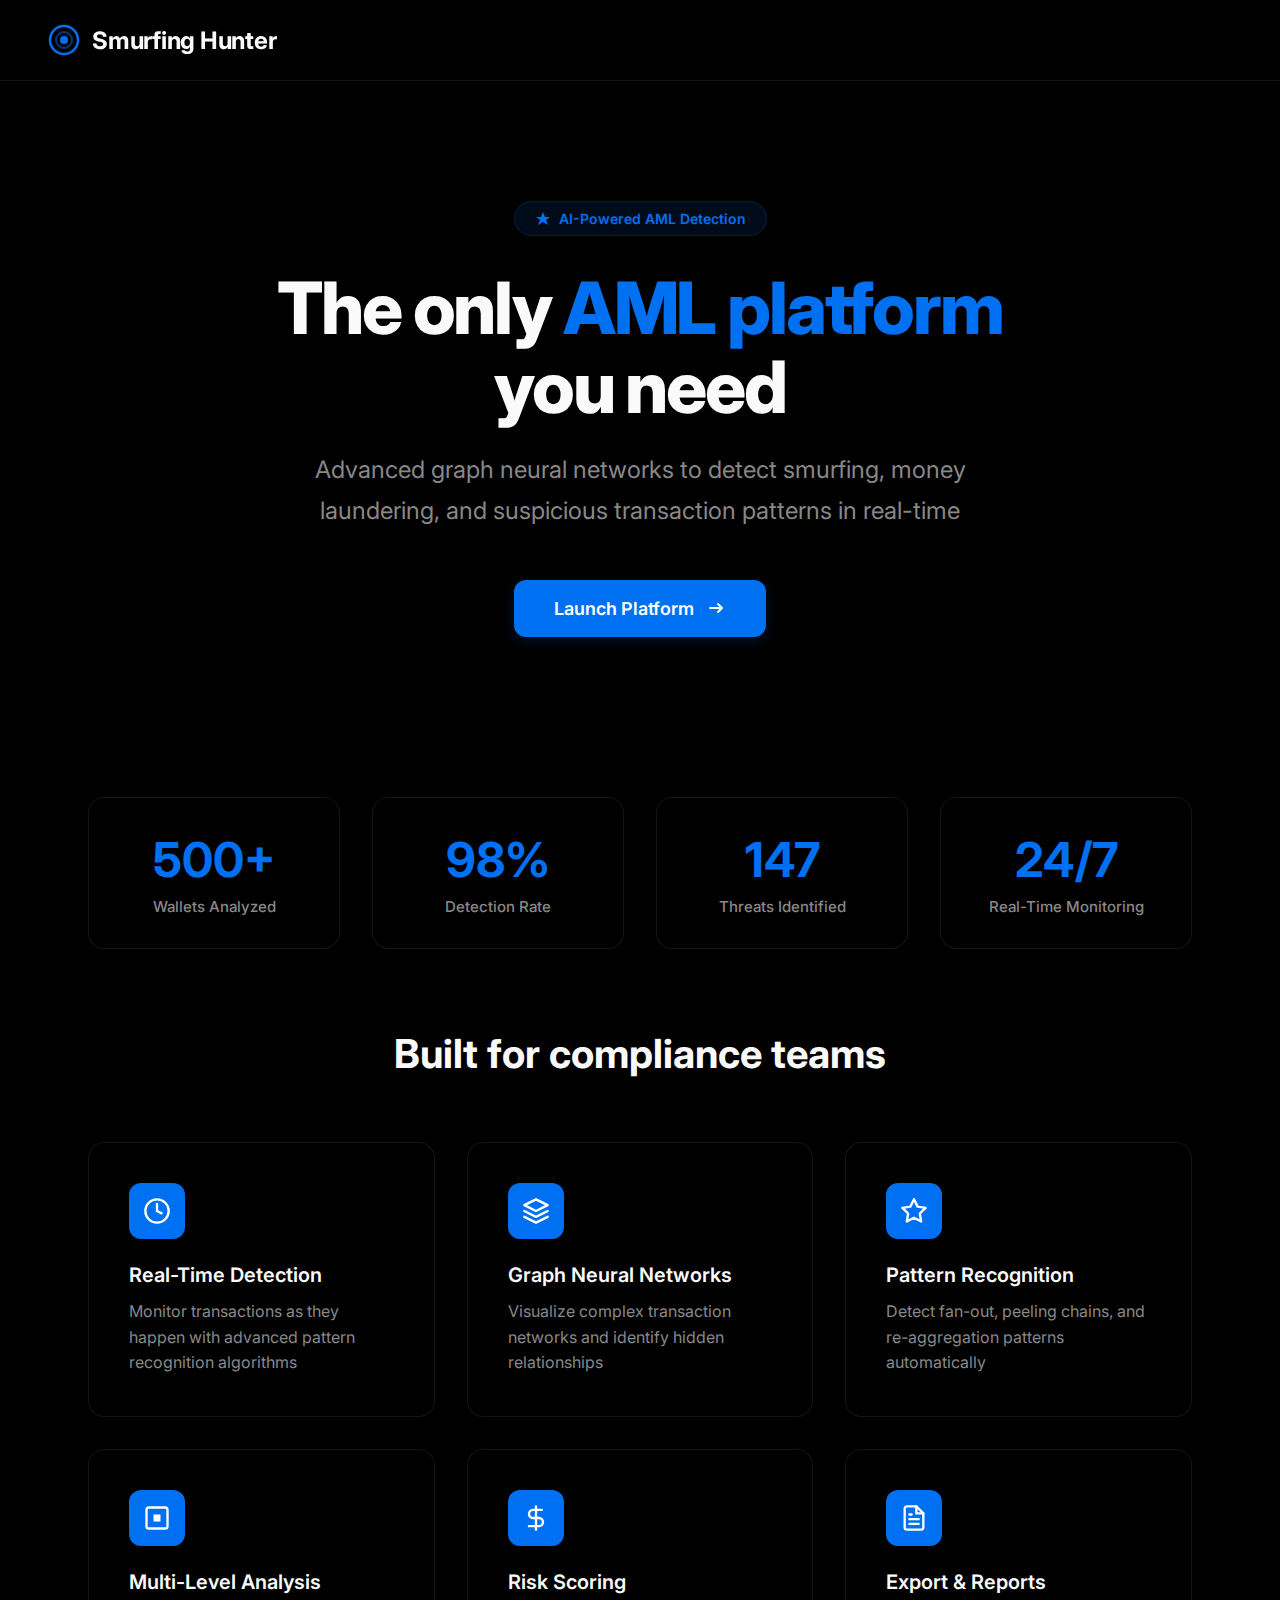
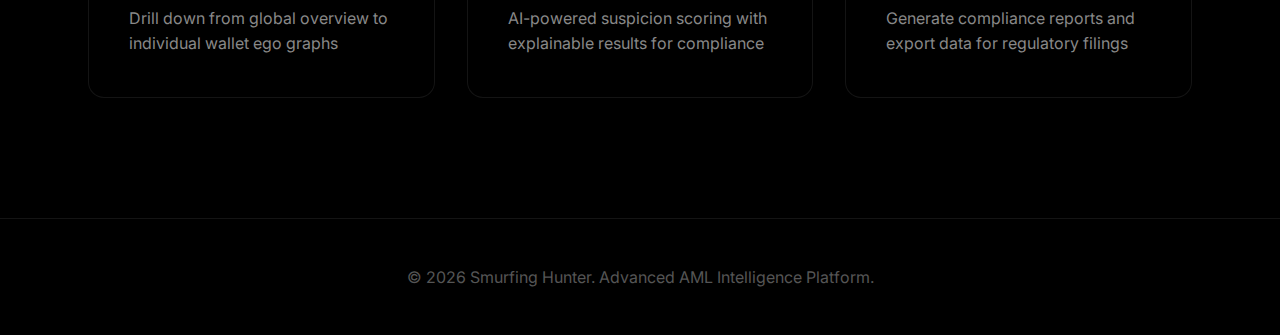
<file: frontend1/index.html>
<!DOCTYPE html>
<html lang="en">

<head>
    <meta charset="UTF-8">
    <meta name="viewport" content="width=device-width, initial-scale=1.0">
    <title>The Smurfing Hunter - AML Intelligence Platform</title>

    <!-- Google Fonts -->
    <link rel="preconnect" href="https://fonts.googleapis.com">
    <link rel="preconnect" href="https://fonts.gstatic.com" crossorigin>
    <link href="https://fonts.googleapis.com/css2?family=Inter:wght@400;500;600;700;800&display=swap" rel="stylesheet">

    <style>
        * {
            margin: 0;
            padding: 0;
            box-sizing: border-box;
        }

        :root {
            --bg-primary: #000000;
            --bg-secondary: #000000;
            --bg-card: #0A0A0A;
            --text-primary: #FAFAFA;
            --text-secondary: #888888;
            --text-muted: #555555;
            --accent-primary: #0070F3;
            --accent-secondary: #7928CA;
            --status-success: #0070F3;
            --border-color: rgba(255, 255, 255, 0.08);
        }

        body {
            font-family: 'Inter', -apple-system, BlinkMacSystemFont, sans-serif;
            background: var(--bg-primary);
            color: var(--text-primary);
            overflow-x: hidden;
        }

        /* Header */
        .header {
            padding: 24px 48px;
            display: flex;
            align-items: center;
            justify-content: space-between;
            border-bottom: 1px solid var(--border-color);
            background: rgba(0, 0, 0, 0.8);
            backdrop-filter: blur(12px);
            position: sticky;
            top: 0;
            z-index: 100;
        }

        .logo {
            display: flex;
            align-items: center;
            gap: 12px;
            font-size: 1.5rem;
            font-weight: 700;
            letter-spacing: -0.01em;
        }

        .logo-icon {
            color: var(--accent-primary);
        }

        /* Hero Section */
        .hero {
            max-width: 1200px;
            margin: 0 auto;
            padding: 120px 48px 80px;
            text-align: center;
        }

        .hero-badge {
            display: inline-flex;
            align-items: center;
            gap: 8px;
            padding: 8px 20px;
            background: rgba(0, 112, 243, 0.1);
            border: 1px solid rgba(0, 112, 243, 0.2);
            border-radius: 100px;
            color: var(--accent-primary);
            font-size: 0.875rem;
            font-weight: 600;
            margin-bottom: 32px;
            animation: fadeInUp 0.6s ease;
        }

        .hero-title {
            font-size: 4.5rem;
            font-weight: 800;
            line-height: 1.1;
            letter-spacing: -0.03em;
            margin-bottom: 24px;
            animation: fadeInUp 0.8s ease;
        }

        .gradient-text {
            color: #0070F3;
        }

        .hero-subtitle {
            font-size: 1.5rem;
            color: #888888;
            max-width: 700px;
            margin: 0 auto 48px;
            line-height: 1.7;
            animation: fadeInUp 1s ease;
        }

        .cta-button {
            display: inline-flex;
            align-items: center;
            gap: 12px;
            padding: 18px 40px;
            background: var(--accent-primary);
            color: white;
            font-size: 1.125rem;
            font-weight: 600;
            border: none;
            border-radius: 12px;
            cursor: pointer;
            transition: all 0.3s ease;
            text-decoration: none;
            animation: fadeInUp 1.2s ease;
            box-shadow: 0 4px 12px rgba(0, 112, 243, 0.2);
        }

        .cta-button:hover {
            background: #0061D5;
            transform: translateY(-4px);
            box-shadow: 0 8px 24px rgba(0, 112, 243, 0.3);
        }

        /* Stats Section */
        .stats {
            max-width: 1200px;
            margin: 80px auto;
            padding: 0 48px;
            display: grid;
            grid-template-columns: repeat(4, 1fr);
            gap: 32px;
        }

        .stat-card {
            background: var(--bg-secondary);
            border: 1px solid var(--border-color);
            border-radius: 16px;
            padding: 32px;
            text-align: center;
            transition: all 0.3s ease;
            animation: fadeInUp 1.4s ease;
        }

        .stat-card:hover {
            border-color: rgba(255, 255, 255, 0.15);
            transform: translateY(-4px);
            box-shadow: 0 8px 24px rgba(0, 0, 0, 0.6);
        }

        .stat-value {
            font-size: 3rem;
            font-weight: 700;
            color: var(--accent-primary);
            margin-bottom: 8px;
        }

        .stat-label {
            font-size: 0.9375rem;
            color: var(--text-secondary);
            font-weight: 500;
        }

        /* Features Section */
        .features {
            max-width: 1200px;
            margin: 80px auto;
            padding: 0 48px;
        }

        .features-title {
            font-size: 2.5rem;
            font-weight: 700;
            text-align: center;
            margin-bottom: 64px;
            animation: fadeInUp 1.6s ease;
        }

        .features-grid {
            display: grid;
            grid-template-columns: repeat(3, 1fr);
            gap: 32px;
        }

        .feature-card {
            background: var(--bg-secondary);
            border: 1px solid var(--border-color);
            border-radius: 16px;
            padding: 40px;
            transition: all 0.3s ease;
            animation: fadeInUp 1.8s ease;
        }

        .feature-card:hover {
            border-color: rgba(255, 255, 255, 0.15);
            transform: translateY(-4px);
            box-shadow: 0 8px 24px rgba(0, 0, 0, 0.6);
        }

        .feature-icon {
            width: 56px;
            height: 56px;
            background: var(--accent-primary);
            border-radius: 12px;
            display: flex;
            align-items: center;
            justify-content: center;
            margin-bottom: 24px;
            color: white;
            font-size: 24px;
        }

        .feature-title {
            font-size: 1.25rem;
            font-weight: 600;
            margin-bottom: 12px;
        }

        .feature-description {
            color: var(--text-secondary);
            line-height: 1.6;
        }

        /* Footer */
        .footer {
            text-align: center;
            padding: 48px;
            margin-top: 120px;
            border-top: 1px solid rgba(255, 255, 255, 0.08);
            color: #555555;
        }

        /* Animations */
        @keyframes fadeInUp {
            from {
                opacity: 0;
                transform: translateY(30px);
            }

            to {
                opacity: 1;
                transform: translateY(0);
            }
        }

        /* Responsive */
        @media (max-width: 1024px) {
            .hero-title {
                font-size: 3rem;
            }

            .stats {
                grid-template-columns: repeat(2, 1fr);
            }

            .features-grid {
                grid-template-columns: 1fr;
            }
        }

        @media (max-width: 640px) {
            .hero {
                padding: 80px 24px 60px;
            }

            .hero-title {
                font-size: 2.25rem;
            }

            .hero-subtitle {
                font-size: 1.125rem;
            }

            .stats {
                grid-template-columns: 1fr;
                padding: 0 24px;
            }

            .features {
                padding: 0 24px;
            }
        }
    </style>
</head>

<body>
    <!-- Header -->
    <header class="header">
        <div class="logo">
            <svg class="logo-icon" width="32" height="32" viewBox="0 0 32 32" fill="none">
                <circle cx="16" cy="16" r="14" stroke="currentColor" stroke-width="2.5" />
                <circle cx="16" cy="16" r="8" stroke="currentColor" stroke-width="2" opacity="0.5" />
                <circle cx="16" cy="16" r="4" fill="currentColor" />
            </svg>
            Smurfing Hunter
        </div>
    </header>

    <!-- Hero Section -->
    <section class="hero">
        <div class="hero-badge">
            <svg width="16" height="16" viewBox="0 0 16 16" fill="none">
                <path d="M8 1L10 6L15 6L11 9L13 14L8 11L3 14L5 9L1 6L6 6L8 1Z" fill="currentColor" />
            </svg>
            AI-Powered AML Detection
        </div>

        <h1 class="hero-title">
            The only <span class="gradient-text">AML platform</span><br>you need
        </h1>

        <p class="hero-subtitle">
            Advanced graph neural networks to detect smurfing, money laundering, and suspicious transaction patterns in
            real-time
        </p>

        <a href="index-platform.html" id="launch-btn" class="cta-button">
            Launch Platform
            <svg width="20" height="20" viewBox="0 0 20 20" fill="none">
                <path d="M4 10h12m0 0l-4-4m4 4l-4 4" stroke="currentColor" stroke-width="2" stroke-linecap="round" />
            </svg>
        </a>
    </section>

    <!-- Stats Section -->
    <section class="stats">
        <div class="stat-card" style="animation-delay: 0.1s;">
            <div class="stat-value">500+</div>
            <div class="stat-label">Wallets Analyzed</div>
        </div>

        <div class="stat-card" style="animation-delay: 0.2s;">
            <div class="stat-value">98%</div>
            <div class="stat-label">Detection Rate</div>
        </div>

        <div class="stat-card" style="animation-delay: 0.3s;">
            <div class="stat-value">147</div>
            <div class="stat-label">Threats Identified</div>
        </div>

        <div class="stat-card" style="animation-delay: 0.4s;">
            <div class="stat-value">24/7</div>
            <div class="stat-label">Real-Time Monitoring</div>
        </div>
    </section>

    <!-- Features Section -->
    <section class="features">
        <h2 class="features-title">Built for compliance teams</h2>

        <div class="features-grid">
            <div class="feature-card" style="animation-delay: 0.5s;">
                <div class="feature-icon">
                    <svg width="28" height="28" viewBox="0 0 24 24" fill="none">
                        <circle cx="12" cy="12" r="10" stroke="currentColor" stroke-width="2" />
                        <path d="M12 6v6l4 2" stroke="currentColor" stroke-width="2" stroke-linecap="round" />
                    </svg>
                </div>
                <h3 class="feature-title">Real-Time Detection</h3>
                <p class="feature-description">
                    Monitor transactions as they happen with advanced pattern recognition algorithms
                </p>
            </div>

            <div class="feature-card" style="animation-delay: 0.6s;">
                <div class="feature-icon">
                    <svg width="28" height="28" viewBox="0 0 24 24" fill="none">
                        <path d="M12 2L2 7l10 5 10-5-10-5z" stroke="currentColor" stroke-width="2"
                            stroke-linejoin="round" />
                        <path d="M2 17l10 5 10-5M2 12l10 5 10-5" stroke="currentColor" stroke-width="2"
                            stroke-linecap="round" stroke-linejoin="round" />
                    </svg>
                </div>
                <h3 class="feature-title">Graph Neural Networks</h3>
                <p class="feature-description">
                    Visualize complex transaction networks and identify hidden relationships
                </p>
            </div>

            <div class="feature-card" style="animation-delay: 0.7s;">
                <div class="feature-icon">
                    <svg width="28" height="28" viewBox="0 0 24 24" fill="none">
                        <path
                            d="M12 2L15.09 8.26L22 9.27L17 14.14L18.18 21.02L12 17.77L5.82 21.02L7 14.14L2 9.27L8.91 8.26L12 2Z"
                            stroke="currentColor" stroke-width="2" stroke-linejoin="round" />
                    </svg>
                </div>
                <h3 class="feature-title">Pattern Recognition</h3>
                <p class="feature-description">
                    Detect fan-out, peeling chains, and re-aggregation patterns automatically
                </p>
            </div>

            <div class="feature-card" style="animation-delay: 0.8s;">
                <div class="feature-icon">
                    <svg width="28" height="28" viewBox="0 0 24 24" fill="none">
                        <rect x="3" y="3" width="18" height="18" rx="2" stroke="currentColor" stroke-width="2" />
                        <path d="M9 9h6v6H9z" fill="currentColor" />
                    </svg>
                </div>
                <h3 class="feature-title">Multi-Level Analysis</h3>
                <p class="feature-description">
                    Drill down from global overview to individual wallet ego graphs
                </p>
            </div>

            <div class="feature-card" style="animation-delay: 0.9s;">
                <div class="feature-icon">
                    <svg width="28" height="28" viewBox="0 0 24 24" fill="none">
                        <path d="M12 2v20M17 5H9.5a3.5 3.5 0 000 7h5a3.5 3.5 0 010 7H6" stroke="currentColor"
                            stroke-width="2" stroke-linecap="round" />
                    </svg>
                </div>
                <h3 class="feature-title">Risk Scoring</h3>
                <p class="feature-description">
                    AI-powered suspicion scoring with explainable results for compliance
                </p>
            </div>

            <div class="feature-card" style="animation-delay: 1s;">
                <div class="feature-icon">
                    <svg width="28" height="28" viewBox="0 0 24 24" fill="none">
                        <path d="M14 2H6a2 2 0 00-2 2v16a2 2 0 002 2h12a2 2 0 002-2V8z" stroke="currentColor"
                            stroke-width="2" />
                        <path d="M14 2v6h6M16 13H8M16 17H8M10 9H8" stroke="currentColor" stroke-width="2"
                            stroke-linecap="round" />
                    </svg>
                </div>
                <h3 class="feature-title">Export & Reports</h3>
                <p class="feature-description">
                    Generate compliance reports and export data for regulatory filings
                </p>
            </div>
        </div>
    </section>

    <!-- Navigation Overlay -->
    <div id="launch-overlay" class="overlay">
        <div class="overlay-content">
            <!-- Visual Container -->
            <div class="visual-container">
                <!-- Phase 1: Progress Line -->
                <div id="visual-p1" class="visual-element">
                    <div class="loading-bar">
                        <div class="loading-progress"></div>
                    </div>
                </div>

                <!-- Phase 2: Network Pulse -->
                <div id="visual-p2" class="visual-element" style="display: none;">
                    <div class="network-loader">
                        <div class="node n1"></div>
                        <div class="node n2"></div>
                        <div class="node n3"></div>
                        <div class="link l1"></div>
                        <div class="link l2"></div>
                        <div class="link l3"></div>
                    </div>
                </div>

                <!-- Phase 3/4: Circular Progress -->
                <div id="visual-p3" class="visual-element" style="display: none;">
                    <svg class="circular-loader" viewBox="0 0 100 100">
                        <circle class="circle-bg" cx="50" cy="50" r="45"></circle>
                        <circle id="circle-progress" class="circle-progress" cx="50" cy="50" r="45"></circle>
                    </svg>
                </div>
            </div>

            <h2 id="overlay-text" class="overlay-text">Initializing...</h2>
            <p id="overlay-subtext" class="overlay-subtext">Preparing environment</p>
        </div>

        <!-- Background Ambient Effect -->
        <div class="ambient-glow"></div>
    </div>

    <style>
        /* Overlay Styles */
        .overlay {
            position: fixed;
            top: 0;
            left: 0;
            width: 100%;
            height: 100%;
            background: #000000;
            z-index: 1000;
            display: flex;
            align-items: center;
            justify-content: center;
            opacity: 0;
            pointer-events: none;
            transition: opacity 0.5s ease;
        }

        .overlay.active {
            opacity: 1;
            pointer-events: all;
            cursor: wait;
        }

        .overlay-content {
            text-align: center;
            z-index: 10;
            max-width: 400px;
        }

        .visual-container {
            height: 120px;
            display: flex;
            align-items: center;
            justify-content: center;
            margin-bottom: 24px;
        }

        .overlay-text {
            font-size: 1.5rem;
            font-weight: 700;
            color: #FAFAFA;
            margin-bottom: 8px;
            transition: opacity 0.4s ease;
        }

        .overlay-subtext {
            font-size: 0.875rem;
            color: #555555;
            font-family: 'SF Mono', monospace;
            transition: opacity 0.4s ease;
        }

        /* Ambient Background */
        .ambient-glow {
            position: absolute;
            width: 600px;
            height: 600px;
            background: radial-gradient(circle, rgba(0, 112, 243, 0.08) 0%, rgba(0, 0, 0, 0) 70%);
            top: 50%;
            left: 50%;
            transform: translate(-50%, -50%);
            animation: pulseGlow 4s infinite ease-in-out;
        }

        @keyframes pulseGlow {

            0%,
            100% {
                opacity: 0.5;
                transform: translate(-50%, -50%) scale(1);
            }

            50% {
                opacity: 0.8;
                transform: translate(-50%, -50%) scale(1.1);
            }
        }

        /* Phase 1: Loading Bar */
        .loading-bar {
            width: 200px;
            height: 2px;
            background: rgba(255, 255, 255, 0.1);
            border-radius: 2px;
            overflow: hidden;
            position: relative;
        }

        .loading-progress {
            position: absolute;
            left: 0;
            top: 0;
            height: 100%;
            width: 30%;
            background: #0070F3;
            box-shadow: 0 0 10px rgba(0, 112, 243, 0.5);
            animation: indeterminate 1.5s infinite ease-in-out;
            border-radius: 2px;
        }

        @keyframes indeterminate {
            0% {
                left: -30%;
            }

            100% {
                left: 100%;
            }
        }

        /* Phase 2: Network Loader */
        .network-loader {
            position: relative;
            width: 80px;
            height: 80px;
        }

        .node {
            position: absolute;
            width: 8px;
            height: 8px;
            background: #0070F3;
            border-radius: 50%;
            box-shadow: 0 0 8px rgba(0, 112, 243, 0.6);
        }

        .n1 {
            top: 10px;
            left: 36px;
            animation: pulseNode 2s infinite;
        }

        .n2 {
            bottom: 10px;
            left: 10px;
            animation: pulseNode 2s infinite 0.3s;
        }

        .n3 {
            bottom: 10px;
            right: 10px;
            animation: pulseNode 2s infinite 0.6s;
        }

        .link {
            position: absolute;
            background: rgba(0, 112, 243, 0.3);
            transform-origin: 0 50%;
        }

        .l1 {
            width: 44px;
            height: 1px;
            top: 14px;
            left: 38px;
            transform: rotate(115deg);
            animation: flashLink 2s infinite;
        }

        .l2 {
            width: 52px;
            height: 1px;
            bottom: 14px;
            left: 14px;
            animation: flashLink 2s infinite 0.3s;
        }

        .l3 {
            width: 44px;
            height: 1px;
            top: 14px;
            left: 40px;
            transform: rotate(65deg);
            animation: flashLink 2s infinite 0.6s;
        }

        @keyframes pulseNode {

            0%,
            100% {
                transform: scale(1);
                opacity: 0.5;
            }

            50% {
                transform: scale(1.5);
                opacity: 1;
            }
        }

        @keyframes flashLink {

            0%,
            100% {
                opacity: 0.1;
            }

            50% {
                opacity: 0.6;
            }
        }

        /* Phase 3/4: Circular Loader */
        .circular-loader {
            width: 64px;
            height: 64px;
            transform: rotate(-90deg);
        }

        .circle-bg {
            fill: none;
            stroke: rgba(255, 255, 255, 0.1);
            stroke-width: 4;
        }

        .circle-progress {
            fill: none;
            stroke: #0070F3;
            stroke-width: 4;
            stroke-dasharray: 283;
            /* 2 * PI * 45 */
            stroke-dashoffset: 283;
            stroke-linecap: round;
            filter: drop-shadow(0 0 4px rgba(0, 112, 243, 0.5));
            transition: stroke-dashoffset 0.5s ease;
        }

        .visual-element {
            animation: fadeIn 0.5s ease;
        }

        @keyframes fadeIn {
            from {
                opacity: 0;
                transform: scale(0.95);
            }

            to {
                opacity: 1;
                transform: scale(1);
            }
        }
    </style>

    <!-- Footer -->
    <footer class="footer">
        <p>&copy; 2026 Smurfing Hunter. Advanced AML Intelligence Platform.</p>
    </footer>

    <script>
        document.addEventListener('DOMContentLoaded', () => {
            const launchBtn = document.getElementById('launch-btn');
            const overlay = document.getElementById('launch-overlay');
            const mainText = document.getElementById('overlay-text');
            const subText = document.getElementById('overlay-subtext');

            const visualP1 = document.getElementById('visual-p1');
            const visualP2 = document.getElementById('visual-p2');
            const visualP3 = document.getElementById('visual-p3');
            const circleProgress = document.getElementById('circle-progress');

            // Sequence Data
            const phases = [
                {
                    text: 'Reading transaction CSV',
                    sub: 'Parsing wallet and transaction data',
                    duration: 1500,
                    visual: 1
                },
                {
                    text: 'Passing through Graph Neural Network',
                    sub: 'Analyzing transaction topology and flow patterns',
                    duration: 2000,
                    visual: 2
                },
                {
                    text: 'Generating risk predictions',
                    sub: 'Detecting smurfing, layering, and peeling patterns',
                    duration: 1800,
                    visual: 3,
                    progress: 70
                },
                {
                    text: 'Launching Smurfing Hunter Platform',
                    sub: 'Preparing interactive intelligence dashboard',
                    duration: 1200,
                    visual: 3, // Still circular
                    progress: 100
                }
            ];

            // Click Handler
            if (launchBtn) {
                launchBtn.addEventListener('click', async (e) => {
                    e.preventDefault();

                    // Button Micro-interaction
                    launchBtn.style.transform = 'scale(0.95)';
                    setTimeout(() => {
                        launchBtn.style.transform = 'scale(1)';
                    }, 150);

                    // Show Overlay
                    overlay.classList.add('active');

                    // Run Sequence
                    for (let i = 0; i < phases.length; i++) {
                        await runPhase(phases[i]);
                    }

                    // Navigate
                    setTimeout(() => {
                        overlay.style.opacity = '0';
                        setTimeout(() => {
                            window.location.href = 'index-platform.html';
                        }, 500);
                    }, 500);
                });
            }

            async function runPhase(phase) {
                // Update Text
                mainText.style.opacity = 0;
                subText.style.opacity = 0;

                await wait(200);

                mainText.textContent = phase.text;
                subText.textContent = phase.sub;

                mainText.style.opacity = 1;
                subText.style.opacity = 1;

                // Update Visuals
                updateVisual(phase);

                await wait(phase.duration);
            }

            function updateVisual(phase) {
                // Hide all first
                if (phase.visual === 1) {
                    visualP1.style.display = 'block';
                    visualP2.style.display = 'none';
                    visualP3.style.display = 'none';
                } else if (phase.visual === 2) {
                    visualP1.style.display = 'none';
                    visualP2.style.display = 'block';
                    visualP3.style.display = 'none';
                } else if (phase.visual === 3) {
                    visualP1.style.display = 'none';
                    visualP2.style.display = 'none';
                    visualP3.style.display = 'block';

                    // Animate SVG stroke
                    // Circumference is 283
                    const offset = 283 - (283 * phase.progress / 100);
                    setTimeout(() => {
                        circleProgress.style.strokeDashoffset = offset;
                    }, 100);
                }
            }

            function wait(ms) {
                return new Promise(resolve => setTimeout(resolve, ms));
            }
        });
    </script>
</body>

</html>
</file>
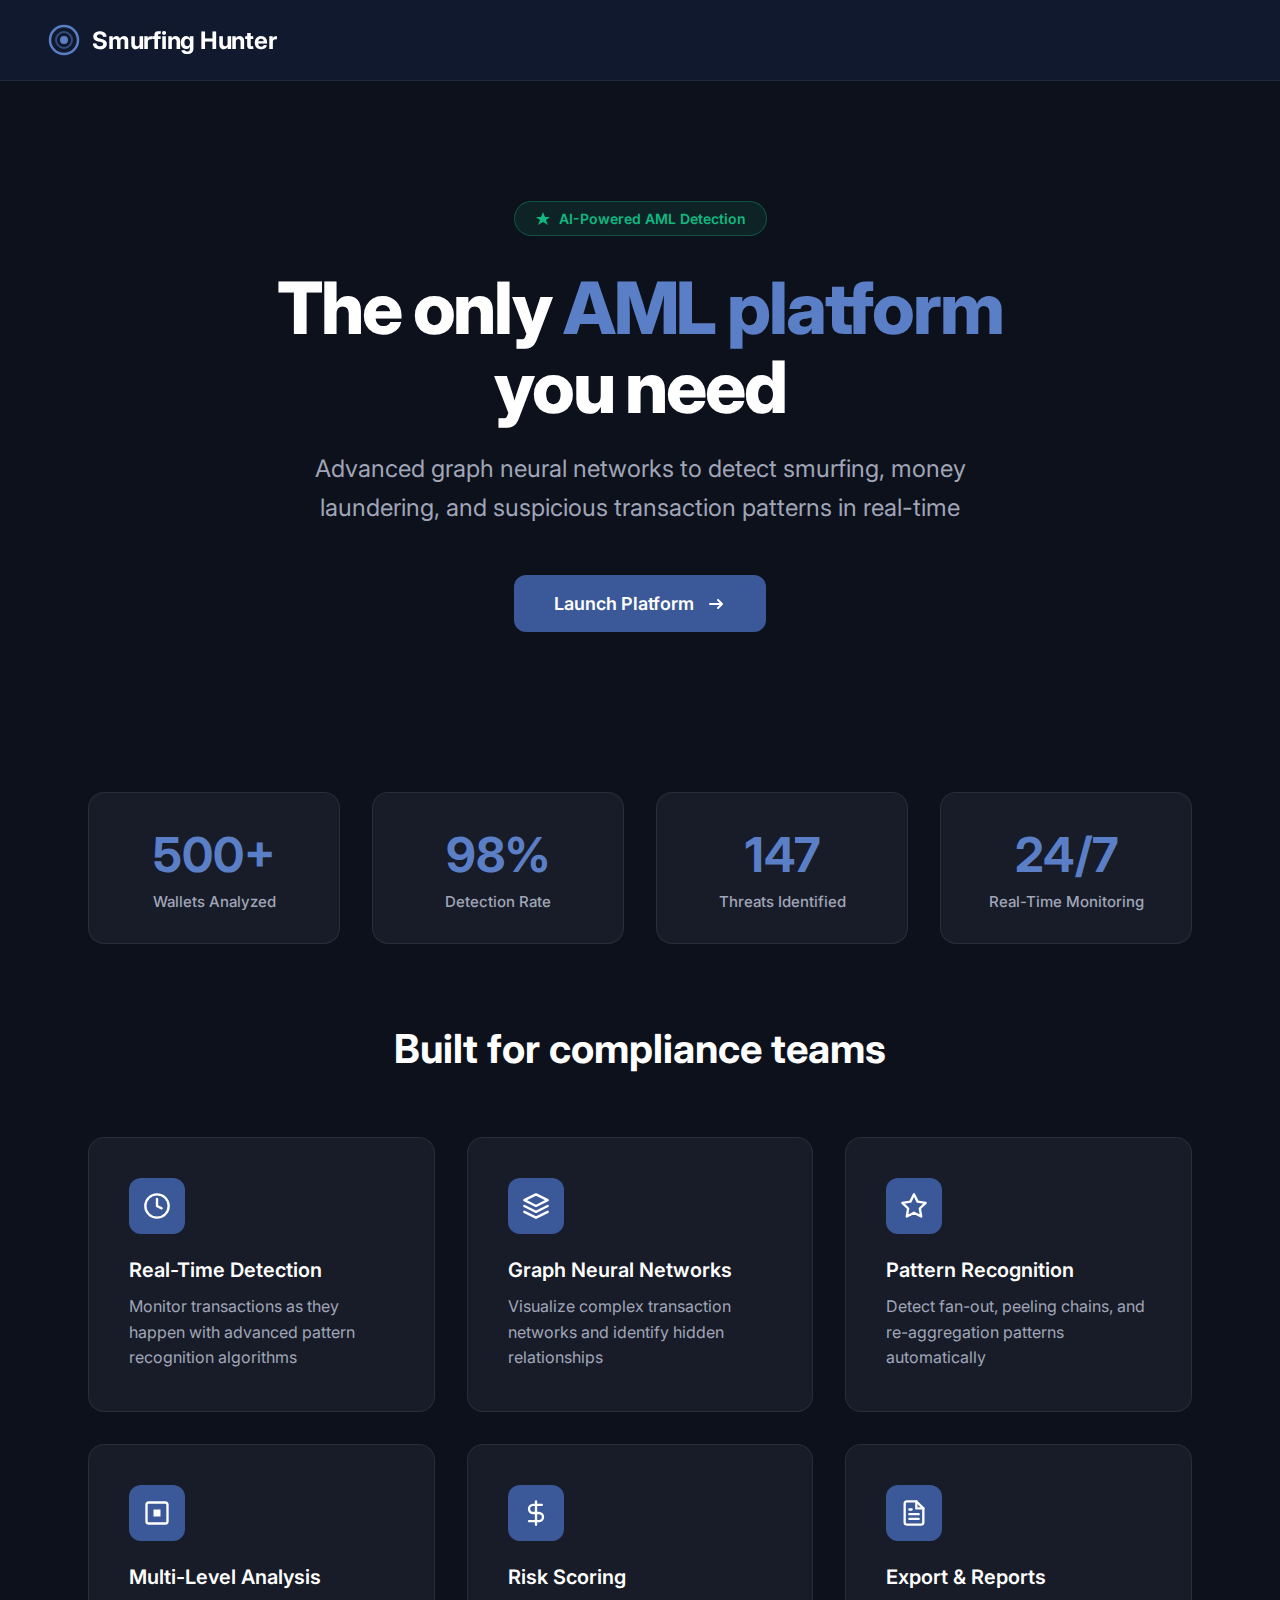
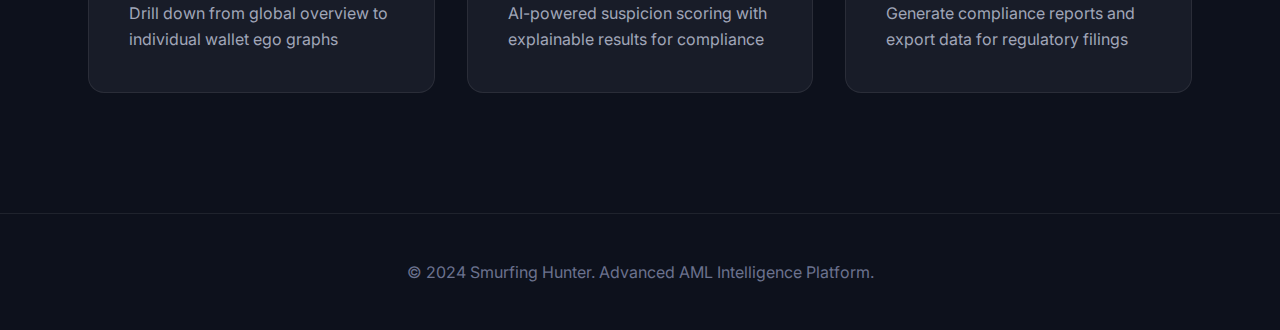
<file: frontend1/index-landing-crypto.html>
<!DOCTYPE html>
<html lang="en">

<head>
    <meta charset="UTF-8">
    <meta name="viewport" content="width=device-width, initial-scale=1.0">
    <title>The Smurfing Hunter - AML Intelligence Platform</title>

    <!-- Google Fonts -->
    <link rel="preconnect" href="https://fonts.googleapis.com">
    <link rel="preconnect" href="https://fonts.gstatic.com" crossorigin>
    <link href="https://fonts.googleapis.com/css2?family=Inter:wght@400;500;600;700;800&display=swap" rel="stylesheet">

    <style>
        * {
            margin: 0;
            padding: 0;
            box-sizing: border-box;
        }

        :root {
            --bg-primary: #0D111C;
            --bg-secondary: #181C28;
            --bg-card: #1E2230;
            --text-primary: #FFFFFF;
            --text-secondary: #A0A6B8;
            --text-muted: #6B728E;
            --accent-primary: #3B5998;
            --accent-secondary: #5B7FC7;
            --status-success: #10B981;
            --status-warning: #F59E0B;
            --status-danger: #EF4444;
        }

        body {
            font-family: 'Inter', -apple-system, BlinkMacSystemFont, sans-serif;
            background: var(--bg-primary);
            color: var(--text-primary);
            overflow-x: hidden;
        }

        /* Header */
        .header {
            padding: 24px 48px;
            display: flex;
            align-items: center;
            justify-content: space-between;
            border-bottom: 1px solid rgba(255, 255, 255, 0.08);
            background: rgba(17, 28, 51, 0.8);
            backdrop-filter: blur(12px);
            position: sticky;
            top: 0;
            z-index: 100;
        }

        .logo {
            display: flex;
            align-items: center;
            gap: 12px;
            font-size: 1.5rem;
            font-weight: 700;
            letter-spacing: -0.01em;
        }

        .logo-icon {
            color: var(--accent-secondary);
        }

        /* Hero Section */
        .hero {
            max-width: 1200px;
            margin: 0 auto;
            padding: 120px 48px 80px;
            text-align: center;
        }

        .hero-badge {
            display: inline-flex;
            align-items: center;
            gap: 8px;
            padding: 8px 20px;
            background: rgba(22, 199, 132, 0.1);
            border: 1px solid rgba(22, 199, 132, 0.3);
            border-radius: 100px;
            color: var(--status-success);
            font-size: 0.875rem;
            font-weight: 600;
            margin-bottom: 32px;
            animation: fadeInUp 0.6s ease;
        }

        .hero-title {
            font-size: 4.5rem;
            font-weight: 800;
            line-height: 1.1;
            letter-spacing: -0.03em;
            margin-bottom: 24px;
            animation: fadeInUp 0.8s ease;
        }

        .gradient-text {
            color: var(--accent-secondary);
        }

        .hero-subtitle {
            font-size: 1.5rem;
            color: var(--text-secondary);
            max-width: 700px;
            margin: 0 auto 48px;
            line-height: 1.6;
            animation: fadeInUp 1s ease;
        }

        .cta-button {
            display: inline-flex;
            align-items: center;
            gap: 12px;
            padding: 18px 40px;
            background: var(--accent-primary);
            color: white;
            font-size: 1.125rem;
            font-weight: 600;
            border: none;
            border-radius: 12px;
            cursor: pointer;
            transition: all 0.3s ease;
            text-decoration: none;
            animation: fadeInUp 1.2s ease;
        }

        .cta-button:hover {
            background: #2F4A7F;
            transform: translateY(-4px);
            box-shadow: 0 8px 24px rgba(59, 89, 152, 0.3);
        }

        /* Stats Section */
        .stats {
            max-width: 1200px;
            margin: 80px auto;
            padding: 0 48px;
            display: grid;
            grid-template-columns: repeat(4, 1fr);
            gap: 32px;
        }

        .stat-card {
            background: var(--bg-secondary);
            border: 1px solid rgba(255, 255, 255, 0.08);
            border-radius: 16px;
            padding: 32px;
            text-align: center;
            transition: all 0.3s ease;
            animation: fadeInUp 1.4s ease;
        }

        .stat-card:hover {
            border-color: rgba(255, 255, 255, 0.15);
            transform: translateY(-4px);
        }

        .stat-value {
            font-size: 3rem;
            font-weight: 700;
            color: var(--accent-secondary);
            margin-bottom: 8px;
        }

        .stat-label {
            font-size: 0.9375rem;
            color: var(--text-secondary);
            font-weight: 500;
        }

        /* Features Section */
        .features {
            max-width: 1200px;
            margin: 80px auto;
            padding: 0 48px;
        }

        .features-title {
            font-size: 2.5rem;
            font-weight: 700;
            text-align: center;
            margin-bottom: 64px;
            animation: fadeInUp 1.6s ease;
        }

        .features-grid {
            display: grid;
            grid-template-columns: repeat(3, 1fr);
            gap: 32px;
        }

        .feature-card {
            background: var(--bg-secondary);
            border: 1px solid rgba(255, 255, 255, 0.08);
            border-radius: 16px;
            padding: 40px;
            transition: all 0.3s ease;
            animation: fadeInUp 1.8s ease;
        }

        .feature-card:hover {
            border-color: rgba(255, 255, 255, 0.15);
            transform: translateY(-4px);
        }

        .feature-icon {
            width: 56px;
            height: 56px;
            background: var(--accent-primary);
            border-radius: 12px;
            display: flex;
            align-items: center;
            justify-content: center;
            margin-bottom: 24px;
            color: white;
            font-size: 24px;
        }

        .feature-title {
            font-size: 1.25rem;
            font-weight: 600;
            margin-bottom: 12px;
        }

        .feature-description {
            color: var(--text-secondary);
            line-height: 1.6;
        }

        /* Footer */
        .footer {
            text-align: center;
            padding: 48px;
            margin-top: 120px;
            border-top: 1px solid rgba(255, 255, 255, 0.08);
            color: var(--text-muted);
        }

        /* Animations */
        @keyframes fadeInUp {
            from {
                opacity: 0;
                transform: translateY(30px);
            }

            to {
                opacity: 1;
                transform: translateY(0);
            }
        }

        /* Responsive */
        @media (max-width: 1024px) {
            .hero-title {
                font-size: 3rem;
            }

            .stats {
                grid-template-columns: repeat(2, 1fr);
            }

            .features-grid {
                grid-template-columns: 1fr;
            }
        }

        @media (max-width: 640px) {
            .hero {
                padding: 80px 24px 60px;
            }

            .hero-title {
                font-size: 2.25rem;
            }

            .hero-subtitle {
                font-size: 1.125rem;
            }

            .stats {
                grid-template-columns: 1fr;
                padding: 0 24px;
            }

            .features {
                padding: 0 24px;
            }
        }
    </style>
</head>

<body>
    <!-- Header -->
    <header class="header">
        <div class="logo">
            <svg class="logo-icon" width="32" height="32" viewBox="0 0 32 32" fill="none">
                <circle cx="16" cy="16" r="14" stroke="currentColor" stroke-width="2.5" />
                <circle cx="16" cy="16" r="8" stroke="currentColor" stroke-width="2" opacity="0.5" />
                <circle cx="16" cy="16" r="4" fill="currentColor" />
            </svg>
            Smurfing Hunter
        </div>
    </header>

    <!-- Hero Section -->
    <section class="hero">
        <div class="hero-badge">
            <svg width="16" height="16" viewBox="0 0 16 16" fill="none">
                <path d="M8 1L10 6L15 6L11 9L13 14L8 11L3 14L5 9L1 6L6 6L8 1Z" fill="currentColor" />
            </svg>
            AI-Powered AML Detection
        </div>

        <h1 class="hero-title">
            The only <span class="gradient-text">AML platform</span><br>you need
        </h1>

        <p class="hero-subtitle">
            Advanced graph neural networks to detect smurfing, money laundering, and suspicious transaction patterns in
            real-time
        </p>

        <a href="index-crypto.html" class="cta-button">
            Launch Platform
            <svg width="20" height="20" viewBox="0 0 20 20" fill="none">
                <path d="M4 10h12m0 0l-4-4m4 4l-4 4" stroke="currentColor" stroke-width="2" stroke-linecap="round" />
            </svg>
        </a>
    </section>

    <!-- Stats Section -->
    <section class="stats">
        <div class="stat-card" style="animation-delay: 0.1s;">
            <div class="stat-value">500+</div>
            <div class="stat-label">Wallets Analyzed</div>
        </div>

        <div class="stat-card" style="animation-delay: 0.2s;">
            <div class="stat-value">98%</div>
            <div class="stat-label">Detection Rate</div>
        </div>

        <div class="stat-card" style="animation-delay: 0.3s;">
            <div class="stat-value">147</div>
            <div class="stat-label">Threats Identified</div>
        </div>

        <div class="stat-card" style="animation-delay: 0.4s;">
            <div class="stat-value">24/7</div>
            <div class="stat-label">Real-Time Monitoring</div>
        </div>
    </section>

    <!-- Features Section -->
    <section class="features">
        <h2 class="features-title">Built for compliance teams</h2>

        <div class="features-grid">
            <div class="feature-card" style="animation-delay: 0.5s;">
                <div class="feature-icon">
                    <svg width="28" height="28" viewBox="0 0 24 24" fill="none">
                        <circle cx="12" cy="12" r="10" stroke="currentColor" stroke-width="2" />
                        <path d="M12 6v6l4 2" stroke="currentColor" stroke-width="2" stroke-linecap="round" />
                    </svg>
                </div>
                <h3 class="feature-title">Real-Time Detection</h3>
                <p class="feature-description">
                    Monitor transactions as they happen with advanced pattern recognition algorithms
                </p>
            </div>

            <div class="feature-card" style="animation-delay: 0.6s;">
                <div class="feature-icon">
                    <svg width="28" height="28" viewBox="0 0 24 24" fill="none">
                        <path d="M12 2L2 7l10 5 10-5-10-5z" stroke="currentColor" stroke-width="2"
                            stroke-linejoin="round" />
                        <path d="M2 17l10 5 10-5M2 12l10 5 10-5" stroke="currentColor" stroke-width="2"
                            stroke-linecap="round" stroke-linejoin="round" />
                    </svg>
                </div>
                <h3 class="feature-title">Graph Neural Networks</h3>
                <p class="feature-description">
                    Visualize complex transaction networks and identify hidden relationships
                </p>
            </div>

            <div class="feature-card" style="animation-delay: 0.7s;">
                <div class="feature-icon">
                    <svg width="28" height="28" viewBox="0 0 24 24" fill="none">
                        <path
                            d="M12 2L15.09 8.26L22 9.27L17 14.14L18.18 21.02L12 17.77L5.82 21.02L7 14.14L2 9.27L8.91 8.26L12 2Z"
                            stroke="currentColor" stroke-width="2" stroke-linejoin="round" />
                    </svg>
                </div>
                <h3 class="feature-title">Pattern Recognition</h3>
                <p class="feature-description">
                    Detect fan-out, peeling chains, and re-aggregation patterns automatically
                </p>
            </div>

            <div class="feature-card" style="animation-delay: 0.8s;">
                <div class="feature-icon">
                    <svg width="28" height="28" viewBox="0 0 24 24" fill="none">
                        <rect x="3" y="3" width="18" height="18" rx="2" stroke="currentColor" stroke-width="2" />
                        <path d="M9 9h6v6H9z" fill="currentColor" />
                    </svg>
                </div>
                <h3 class="feature-title">Multi-Level Analysis</h3>
                <p class="feature-description">
                    Drill down from global overview to individual wallet ego graphs
                </p>
            </div>

            <div class="feature-card" style="animation-delay: 0.9s;">
                <div class="feature-icon">
                    <svg width="28" height="28" viewBox="0 0 24 24" fill="none">
                        <path d="M12 2v20M17 5H9.5a3.5 3.5 0 000 7h5a3.5 3.5 0 010 7H6" stroke="currentColor"
                            stroke-width="2" stroke-linecap="round" />
                    </svg>
                </div>
                <h3 class="feature-title">Risk Scoring</h3>
                <p class="feature-description">
                    AI-powered suspicion scoring with explainable results for compliance
                </p>
            </div>

            <div class="feature-card" style="animation-delay: 1s;">
                <div class="feature-icon">
                    <svg width="28" height="28" viewBox="0 0 24 24" fill="none">
                        <path d="M14 2H6a2 2 0 00-2 2v16a2 2 0 002 2h12a2 2 0 002-2V8z" stroke="currentColor"
                            stroke-width="2" />
                        <path d="M14 2v6h6M16 13H8M16 17H8M10 9H8" stroke="currentColor" stroke-width="2"
                            stroke-linecap="round" />
                    </svg>
                </div>
                <h3 class="feature-title">Export & Reports</h3>
                <p class="feature-description">
                    Generate compliance reports and export data for regulatory filings
                </p>
            </div>
        </div>
    </section>

    <!-- Footer -->
    <footer class="footer">
        <p>&copy; 2024 Smurfing Hunter. Advanced AML Intelligence Platform.</p>
    </footer>
</body>

</html>
</file>
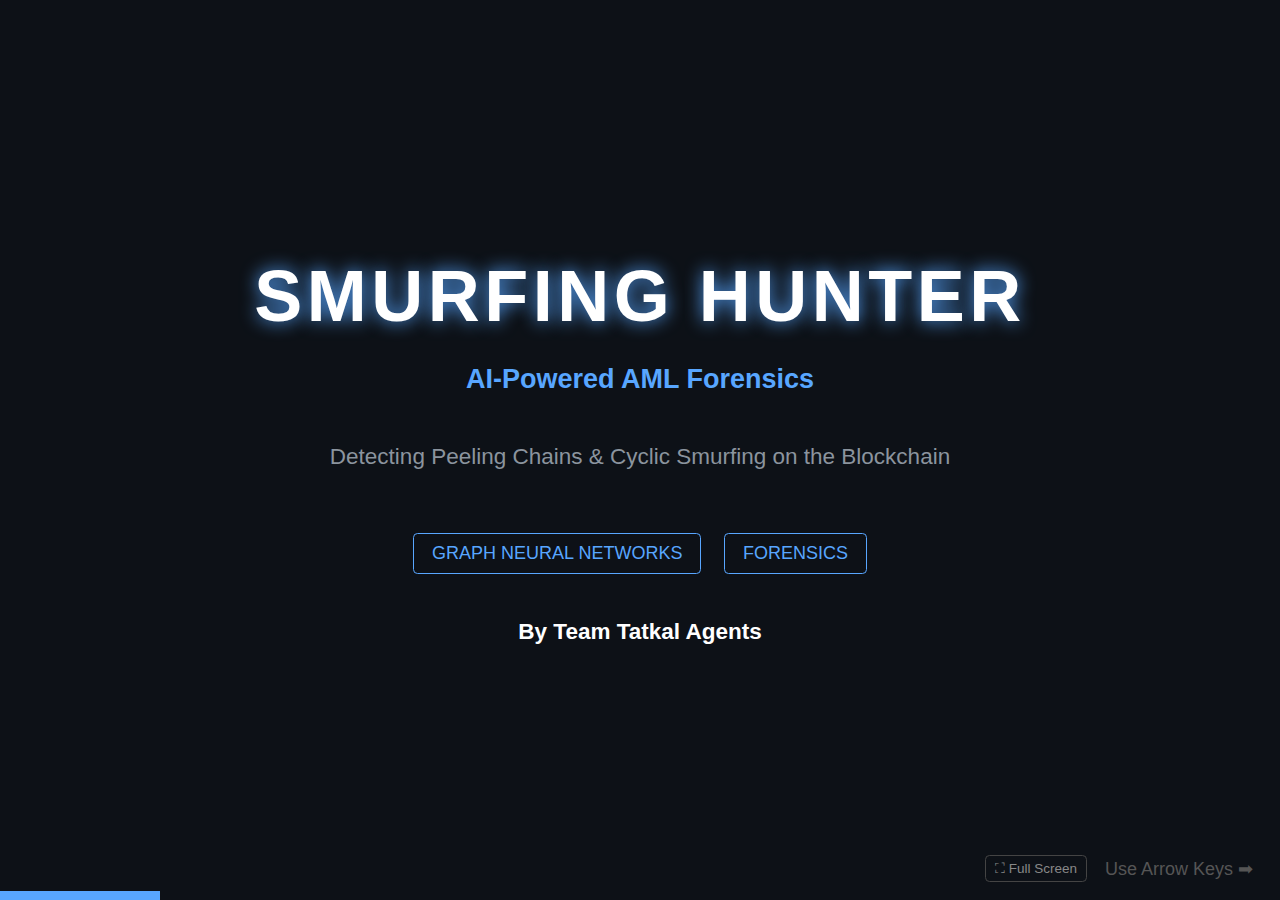
<file: frontend1/smurfing_hunter_presentation.html>
<!DOCTYPE html>
<html lang="en">
<head>
    <meta charset="UTF-8">
    <meta name="viewport" content="width=device-width, initial-scale=1.0">
    <title>Smurfing Hunter - Team Tatkal Agents</title>
    <style>
        :root {
            --bg-color: #0d1117;
            --text-color: #c9d1d9;
            --accent-color: #58a6ff;
            --code-bg: #161b22;
        }

        * { box-sizing: border-box; }

        body {
            margin: 0;
            padding: 0;
            background-color: #000;
            color: var(--text-color);
            font-family: 'Segoe UI', Roboto, Helvetica, Arial, sans-serif;
            overflow: hidden;
            width: 100%;
            height: 100vh;
        }

        .deck {
            width: 100%;
            height: 100%;
            position: relative;
            background-color: var(--bg-color);
        }

        .slide {
            position: absolute;
            top: 0;
            left: 0;
            width: 100%;
            height: 100%;
            display: flex;
            flex-direction: column;
            justify-content: center;
            align-items: center;
            padding: 4vmin;
            opacity: 0;
            transform: translateX(100%);
            transition: all 0.5s cubic-bezier(0.25, 1, 0.5, 1);
            pointer-events: none;
        }

        .slide.active {
            opacity: 1;
            transform: translateX(0);
            pointer-events: auto;
        }

        .slide.prev {
            transform: translateX(-100%);
            opacity: 0;
        }

        /* Typography */
        h1 { font-size: 8vmin; margin: 0 0 2vmin 0; color: #fff; text-transform: uppercase; letter-spacing: 0.5vmin; text-shadow: 0 0 2vmin var(--accent-color); text-align: center; }
        h2 { font-size: 5vmin; margin: 0 0 4vmin 0; border-bottom: 0.5vmin solid var(--accent-color); padding-bottom: 1vmin; color: #fff; }
        h3 { font-size: 3vmin; margin: 1vmin 0; color: var(--accent-color); }
        p, li { font-size: 2.5vmin; line-height: 1.5; color: var(--text-color); }
        
        ul { padding-left: 4vmin; max-width: 80%; }

        /* Layout */
        .content-wrapper {
            display: flex;
            flex-direction: column;
            align-items: center;
            width: 100%;
            max-width: 1400px;
            height: 90%;
            justify-content: center;
        }

        .grid-container {
            display: grid;
            grid-template-columns: 1fr 1fr;
            gap: 4vmin;
            width: 90%;
            align-items: stretch;
        }

        .card {
            background: rgba(255,255,255,0.05);
            padding: 3vmin;
            border-radius: 1vmin;
            border: 1px solid #30363d;
            display: flex;
            flex-direction: column;
            justify-content: center;
        }

        .code-block {
            background-color: var(--code-bg);
            padding: 2vmin;
            border-radius: 1vmin;
            font-family: 'Courier New', monospace;
            font-size: 2vmin;
            border-left: 1vmin solid var(--accent-color);
            margin: 2vmin 0;
            width: 80%;
            box-shadow: inset 0 0 2vmin rgba(0,0,0,0.5);
            white-space: pre-wrap;
        }

        /* Elements */
        .tag {
            border: 1px solid var(--accent-color);
            color: var(--accent-color);
            padding: 1vmin 2vmin;
            border-radius: 0.5vmin;
            font-size: 2vmin;
            margin: 0 1vmin;
            display: inline-block;
            text-transform: uppercase;
        }

        .team-name {
            margin-top: 5vmin;
            font-weight: bold;
            color: #fff;
            font-size: 2.5vmin;
        }

        .footer {
            position: absolute;
            bottom: 2vmin;
            right: 3vmin;
            font-size: 2vmin;
            color: #555;
            display: flex;
            gap: 2vmin;
            align-items: center;
        }

        .progress-bar {
            position: absolute;
            bottom: 0;
            left: 0;
            height: 1vmin;
            background-color: var(--accent-color);
            transition: width 0.3s;
        }

        .highlight { color: var(--accent-color); font-weight: bold; }
        
        /* Full Screen Button */
        .fs-btn {
            background: none;
            border: 1px solid #444;
            color: #888;
            padding: 0.5vmin 1vmin;
            cursor: pointer;
            border-radius: 0.5vmin;
            font-size: 1.5vmin;
            transition: all 0.2s;
        }
        .fs-btn:hover { border-color: var(--accent-color); color: var(--accent-color); }

        /* SVG Scaling */
        svg { width: 100%; height: auto; max-height: 40vh; }

    </style>
</head>
<body>

<div class="deck" id="deck">

    <div class="slide active">
        <div class="content-wrapper">
            <h1>Smurfing Hunter</h1>
            <h3>AI-Powered AML Forensics</h3>
            <p style="margin-top: 4vmin; color: #8b949e;">Detecting Peeling Chains & Cyclic Smurfing on the Blockchain</p>
            <div style="margin-top: 4vmin;">
                <span class="tag">Graph Neural Networks</span>
                <span class="tag">Forensics</span>
            </div>
            <div class="team-name">By Team Tatkal Agents</div>
        </div>
    </div>

    <div class="slide">
        <div class="content-wrapper">
            <h2>The Problem: Digital Laundering</h2>
            <div class="grid-container">
                <div class="card">
                    <h3>The Challenge</h3>
                    <p>Criminals use structural patterns to hide money trails.</p>
                    <ul>
                        <li><strong>Peeling Chains:</strong> Breaking funds into tiny "dust" transactions.</li>
                        <li><strong>Cyclic Smurfing:</strong> Loops that inflate volume and confuse auditors.</li>
                    </ul>
                </div>
                <div class="card" style="align-items: center; background: #000;">
                    <svg viewBox="0 0 100 100">
                        <circle cx="50" cy="50" r="40" stroke="#333" stroke-width="2" fill="none" />
                        <circle cx="50" cy="50" r="2" fill="red" />
                        <path d="M50 50 L 80 20 M 50 50 L 20 80 M 50 50 L 20 20 M 50 50 L 80 80" stroke="#58a6ff" stroke-width="1" />
                        <circle cx="80" cy="20" r="3" fill="#58a6ff" />
                        <circle cx="20" cy="80" r="3" fill="#58a6ff" />
                        <circle cx="20" cy="20" r="3" fill="#58a6ff" />
                        <circle cx="80" cy="80" r="3" fill="#58a6ff" />
                    </svg>
                </div>
            </div>
        </div>
    </div>

    <div class="slide">
        <div class="content-wrapper">
            <h2>The Solution</h2>
            <ul>
                <li><span class="highlight">GNN Detection:</span> 3-layer GCN classifying illicit wallets.</li>
                <li><span class="highlight">Automated Reports:</span> Instant "Police Report" generation.</li>
                <li><span class="highlight">Flow Tracing:</span> Interactive Sankey diagrams.</li>
            </ul>
            <div class="code-block">
Recall Rate: 98% (Illicit Detection)
Tech Stack:  PyTorch Geometric, Apple MPS
Key Feature: "Anti-Bunching" Graph Physics
            </div>
        </div>
    </div>

    <div class="slide">
        <div class="content-wrapper">
            <h2>Topology Over Amount</h2>
            <div class="grid-container" style="grid-template-columns: 1fr 1fr; grid-template-rows: 1fr 1fr; gap: 2vmin;">
                <div class="card">
                    <h3>1. TrustRank</h3>
                    <p>PageRank w/ "Illicit Seeds" to propagate suspicion.</p>
                </div>
                <div class="card">
                    <h3>2. Flow Ratio</h3>
                    <p>Classifies wallets: Boss (Accumulator) vs Smurf (Disperser).</p>
                </div>
                <div class="card">
                    <h3>3. Temporal Analysis</h3>
                    <p>Avg time gap between In/Out transfers.</p>
                </div>
                <div class="card">
                    <h3>4. Cycle Detection</h3>
                    <p>Finds closed loops (Length ≤ 6).</p>
                </div>
            </div>
        </div>
    </div>

    <div class="slide">
        <div class="content-wrapper">
            <h2>The GCN Model</h2>
            <div class="code-block">
class GCN(torch.nn.Module):
    def __init__(self):
        super(GCN, self).__init__()
        # 3 Layers for 3-hop neighborhood
        self.conv1 = GCNConv(in_c, 64)
        self.conv2 = GCNConv(64, 64)
        self.conv3 = GCNConv(64, out_c)

    def forward(self, x, edge_index):
        x = self.conv1(x, edge_index).relu()
        x = self.conv2(x, edge_index).relu()
        return self.conv3(x, edge_index)
            </div>
            <p><strong>Training:</strong> Weighted Loss (1:30) to prioritize finding criminals.</p>
        </div>
    </div>

    <div class="slide">
        <div class="content-wrapper">
            <h2>Forensics Dashboard</h2>
            <div style="display: flex; gap: 4vmin; width: 100%; align-items: center;">
                <div style="flex: 1;">
                    <h3>Functions</h3>
                    <ul style="padding-left: 2vmin;">
                        <li><strong>Network Inspector:</strong> Force-directed graph that explodes clusters.</li>
                        <li><strong>Flow Tracer:</strong> Red links = Smurfing (< $10).</li>
                        <li><strong>System Metrics:</strong> Real-time precision/recall.</li>
                    </ul>
                </div>
                <div style="flex: 1; background: #111; padding: 2vmin; border: 1px solid #444; border-radius: 1vmin;">
                   <pre style="color: #0f0; font-size: 2vmin; white-space: pre-wrap;">
[ SYSTEM ALERT ]
Target: Wallet_0x83...
Risk:   CRITICAL (0.98)
Pattern: DISPERSION

> Generating Report...
> 4 Illicit neighbors found.
                   </pre>
                </div>
            </div>
        </div>
    </div>

    <div class="slide">
        <div class="content-wrapper">
            <h2>Tech Stack</h2>
            <div style="display: flex; justify-content: space-around; width: 100%; margin-top: 4vmin;">
                <div style="text-align: center;">
                    <h3>AI Core</h3>
                    <p>PyTorch Geometric<br>Scikit-Learn<br>NetworkX</p>
                </div>
                <div style="text-align: center;">
                    <h3>Viz</h3>
                    <p>Streamlit<br>Plotly (Sankey)<br>Agraph</p>
                </div>
                <div style="text-align: center;">
                    <h3>Hardware</h3>
                    <p>Apple MPS (Metal)<br>Optimized Tensors</p>
                </div>
            </div>
        </div>
    </div>

    <div class="slide">
        <div class="content-wrapper">
            <h1>Thank You</h1>
            <p style="margin-top: 2vmin;">Team Tatkal Agents</p>
            <div style="margin-top: 5vmin; font-size: 2vmin; color: #666;">
                Future Roadmap: Temporal GNNs & Real-time RPC Indexing
            </div>
        </div>
    </div>

    <div class="progress-bar" id="progress"></div>
    <div class="footer">
        <button class="fs-btn" onclick="toggleFullScreen()">⛶ Full Screen</button>
        <span>Use Arrow Keys ➡</span>
    </div>
</div>

<script>
    let currentSlide = 0;
    const slides = document.querySelectorAll('.slide');
    const totalSlides = slides.length;
    const progressBar = document.getElementById('progress');

    function updateSlide() {
        slides.forEach((slide, index) => {
            slide.classList.remove('active', 'prev');
            if (index === currentSlide) {
                slide.classList.add('active');
            } else if (index < currentSlide) {
                slide.classList.add('prev');
            }
        });
        const progress = ((currentSlide + 1) / totalSlides) * 100;
        progressBar.style.width = `${progress}%`;
    }

    // Toggle Full Screen Logic
    function toggleFullScreen() {
        if (!document.fullscreenElement) {
            document.documentElement.requestFullscreen().catch((err) => {
                console.log(`Error attempting to enable full-screen mode: ${err.message}`);
            });
        } else {
            if (document.exitFullscreen) {
                document.exitFullscreen();
            }
        }
    }

    document.addEventListener('keydown', (e) => {
        if (e.key === 'ArrowRight' || e.key === ' ') {
            if (currentSlide < totalSlides - 1) {
                currentSlide++;
                updateSlide();
            }
        } else if (e.key === 'ArrowLeft') {
            if (currentSlide > 0) {
                currentSlide--;
                updateSlide();
            }
        } else if (e.key === 'f' || e.key === 'F') {
            toggleFullScreen(); // 'F' key shortcut
        }
    });

    // Touch support
    let touchStartX = 0;
    document.addEventListener('touchstart', e => touchStartX = e.changedTouches[0].screenX);
    document.addEventListener('touchend', e => {
        if (e.changedTouches[0].screenX < touchStartX - 50) {
             if (currentSlide < totalSlides - 1) currentSlide++; 
        } else if (e.changedTouches[0].screenX > touchStartX + 50) {
             if (currentSlide > 0) currentSlide--;
        }
        updateSlide();
    });

    document.getElementById('deck').addEventListener('click', (e) => {
        if (e.target.tagName !== 'BUTTON') { // Ignore button clicks for slide advance
            if (currentSlide < totalSlides - 1) {
                currentSlide++;
                updateSlide();
            }
        }
    });

    updateSlide();
</script>

</body>
</html>
</file>
